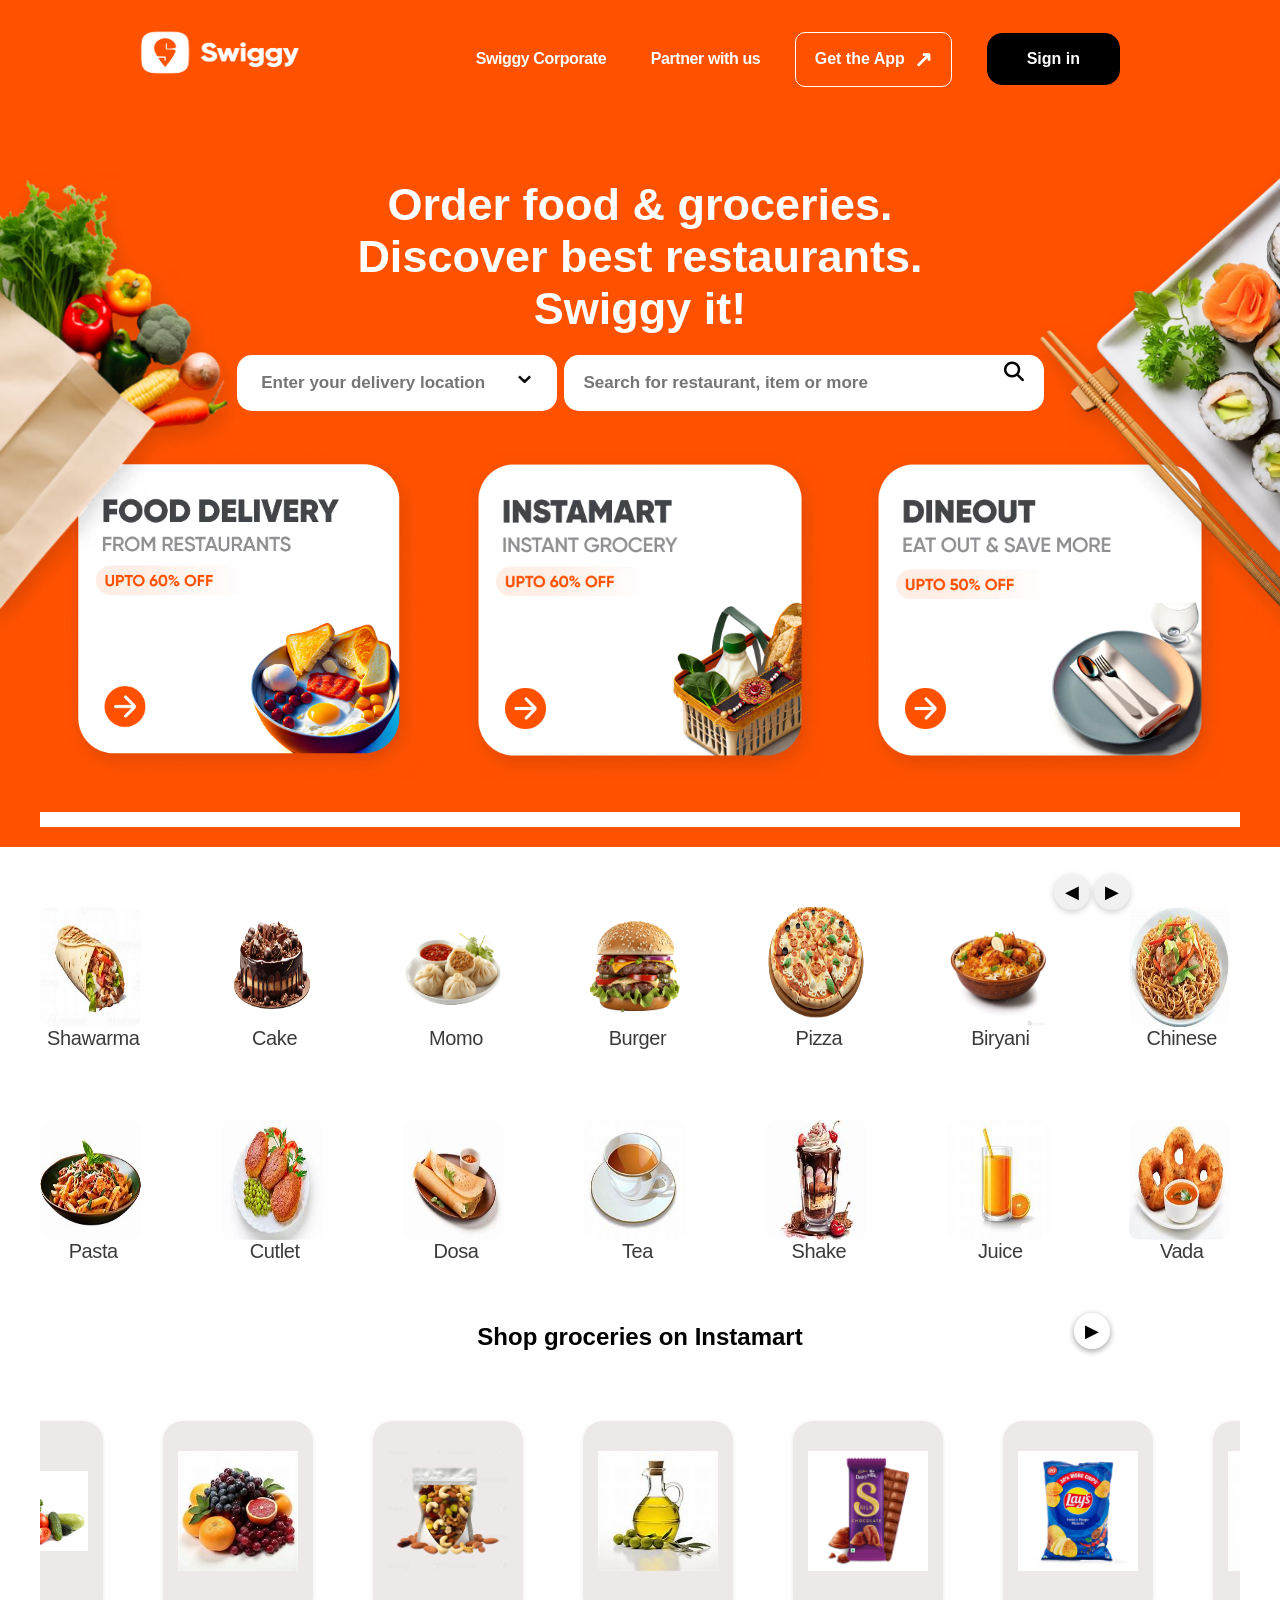
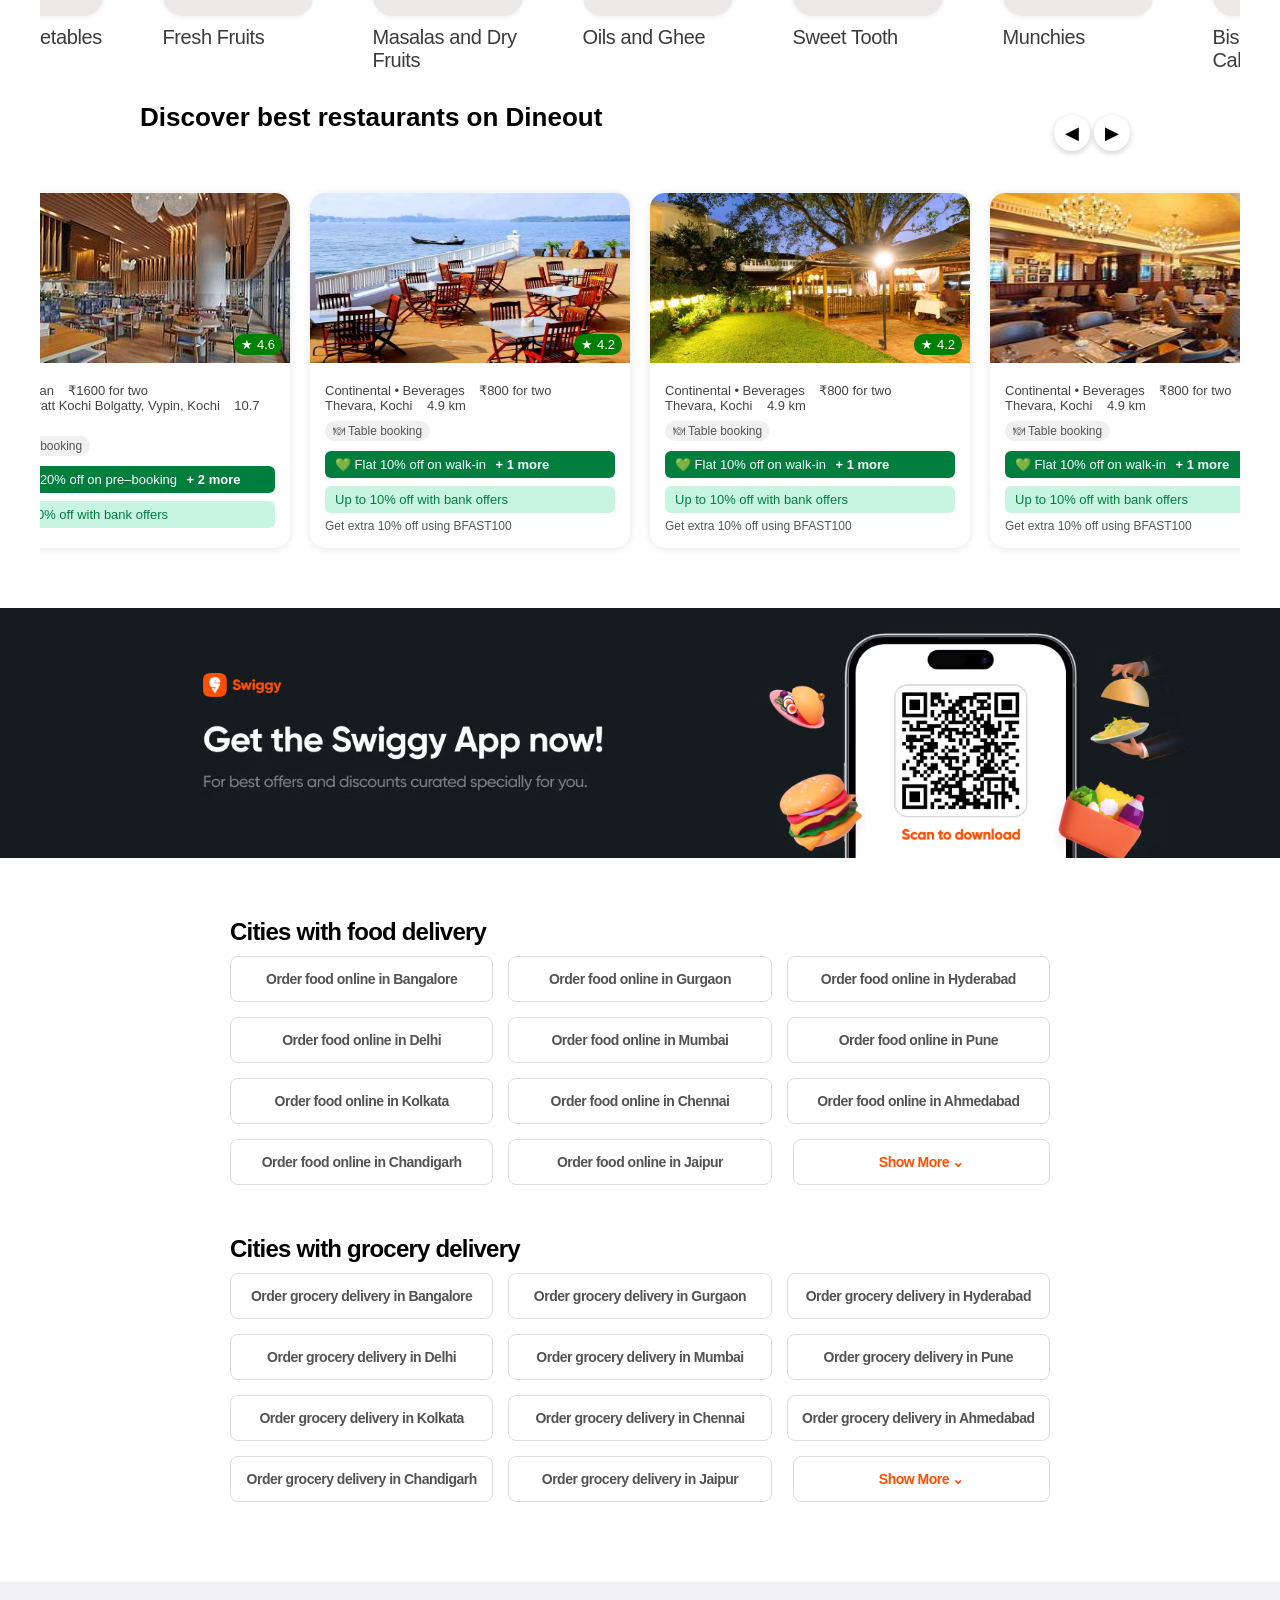
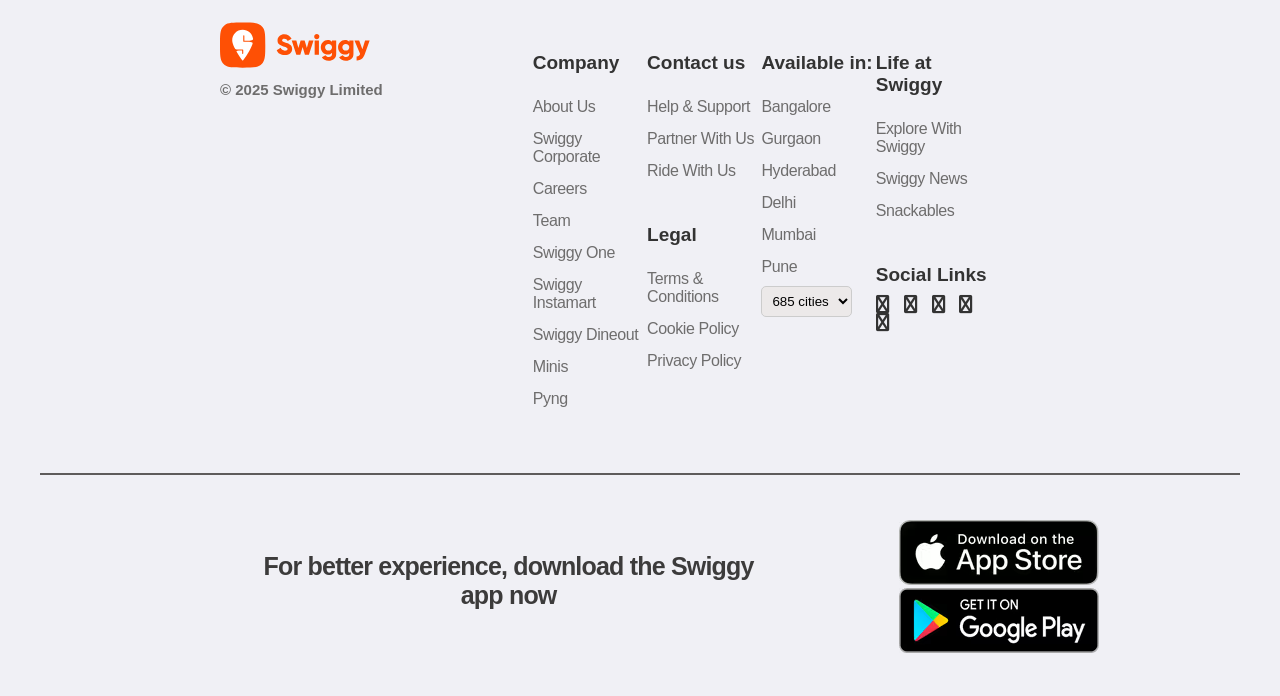
<file: index.html>
<!DOCTYPE html>
<html lang="en">
<head>
  <meta charset="UTF-8">
  <meta name="viewport" content="width=device-width, initial-scale=1.0">
  <title>Swiggy Clone</title>
  <link rel="stylesheet" href="swiggy.css">
<link rel="stylesheet"
      href="https://cdnjs.cloudflare.com/ajax/libs/font-awesome/6.4.0/css/all.min.css">

 
</head>
<body>
  <nav class="navbar">
    <div class="logo">
      <img src="./swiggy_logo_white.avif" alt="Swiggy Logo">
    </div>
    <div class="nav-links">
      <a href="#">Swiggy Corporate</a>
      <a href="#">Partner with us</a>
      <button class="getapp">Get the App <span class="arrow">&nearrow;</span></button>
      <button class="signin">Sign in</button>
    </div>
  </nav>

  <section class="hero">
    <h1>Order food & groceries. Discover best restaurants. Swiggy it!</h1>

    <div class="search-boxes">
      <div class="search-box-wrapper">
        <input type="text" id="text" placeholder=" Enter your delivery location">
        <span class="arrows">&#x2304;</span>
      </div>
      <div class="search-box-wrapper">
        <input type="text" id="text2" placeholder="Search for restaurant, item or more">
        <i class="fa-solid fa-magnifying-glass"></i>
      </div>
    </div>

    <div class="side-images">
      <img src="./veg1.avif" alt="left" class="left-img">
      <img src="./Sushi_replace.avif" alt="right" class="right-img">
    </div>
    <div class="features-row">
        <img src="./card1.avif" alt="Image 1">
        <img src="./card2.avif" alt="Image 2">
        <img src="./card3.avif" alt="Image 3">
      </div>
      <div class="line">◄</div>
  </section>

<!-- section2 -->  
 <section class="food-section">
    <button class="scroll-btn left">&#9664;</button>
    <button class="scroll-btn right">&#9654;</button>

    <div class="food-container" id="scroll-box">
      
      <div class="food-card">
        <img src="./shawarma.jpg" alt="Shawarma">
        <p>Shawarma</p>
      </div>
      <div class="food-card">
        <img src="./chocolate-cake.webp" alt="Cake">
        <p>Cake</p>
      </div>
      <div class="food-card">
        <img src="./momo.png" alt="Momo">
        <p>Momo</p>
      </div>
      <div class="food-card">
        <img src="./burger.png" alt="Burger">
        <p>Burger</p>
      </div>
      <div class="food-card">
        <img src="./pizza.png" alt="Pizza">
        <p>Pizza</p>
      </div>
      <div class="food-card">
        <img src="./biriyani.avif" alt="Biryani">
        <p>Biryani</p>
      </div>
      <div class="food-card">
        <img src="chinese.jpg" alt="Cutlet">
        <p>Chinese</p>
      </div>
    
    
   
    </div>
    <!-- 2row -->
    <div class="food-container2" id="scroll-box">
      <div class="food-card">
        <img src="./pasta.jpg" alt="Pottichur">
        <p>Pasta</p>
      </div>
      <div class="food-card">
        <img src="./cutlet.jpg" alt="Shawarma">
        <p>Cutlet</p>
      </div>
    
      <div class="food-card">
        <img src="./dosa.jpg" alt="Momo">
        <p>Dosa</p>
      </div>
      <div class="food-card">
        <img src="tea.jpg" alt="Burger">
        <p>Tea</p>
      </div>
    
      <div class="food-card">
        <img src="./shake.jpg" alt="Biryani">
        <p>Shake</p>
      </div>
    
     
      <div class="food-card">
        <img src="./juice.jpg" alt="Tea">
        <p>Juice</p>
      </div>
      <div class="food-card">
        <img src="./vada.jpg" alt="Noodles">
        <p>Vada</p>
      </div>
     
    </div>
  </section>
  <!-- secton3 -->
  <section class="instamart-section">
    <h2>Shop groceries on Instamart</h2>
    
    <div class="scroll-container1">
      <button class="scroll-btns lefts">&#x25C0;</button>
      <button class="scroll-btns rights">&#x25B6;</button>

      <div class="grocery-slider" id="grocerySlider">

      <div class="grocery">
        <div class="grocery-card">
          <img src="./veg.webp" alt="Munchies">
        </div>
        Fresh Vegetables
      </div>

      <div class="grocery">
        <div class="grocery-card">
          <img src="./fruits.jpg" alt="Munchies">
        </div>
        <p>Fresh Fruits</p>
      </div>
       
      <div class="grocery">
        <div class="grocery-card">
          <img src="./dry.webp" alt="Masalas and Dry Fruits">
        </div>
        <p>Masalas and Dry Fruits</p>
      </div>

      <div class="grocery">
        <div class="grocery-card">
          <img src="./oil.jpg" alt="Oils and Ghee">
        </div>
        <p>Oils and Ghee</p>
      </div>
       
      <div class="grocery">
        <div class="grocery-card">
          <img src="./dairy.jpg" alt="Sweet Tooth">
        </div>
        <p>Sweet Tooth</p>
      </div>

      <div class="grocery">
        <div class="grocery-card">
          <img src="./Munchies.png" alt="Cold Drinks and Juices">
        </div>
        <p>Munchies</p>
      </div>

      <div class="grocery">
        <div class="grocery-card">
          <img src="./cookies.jpg" alt="Biscuits and Cakes">
        </div>
        <p>Biscuits and Cakes</p>
      </div>

      </div>
    </div>
  </section>

  <!-- section4 -->
  <section class="restaurant-section">
    <h2>Discover best restaurants on Dineout</h2>

    <div class="scroll-container">
      <button class="scroll-btn4 left">&#x25C0;</button>
      <button class="scroll-btn4 right">&#x25B6;</button>
      <div class="card-slider" id="cardSlider">
        
        <!-- Card 1 -->
        <div class="restaurant-card">
          <div class="img-box">
            <img src="./thai.jpg" alt="Thai Soul">
            <span class="rating">★ 4.6</span>
          </div>
          <div class="details">
            <h3>Thai Soul - Grand Hyatt</h3>
            <p>Thai • Asian &nbsp;&nbsp; ₹1600 for two</p>
            <p>Grand Hyatt Kochi Bolgatty, Vypin, Kochi &nbsp;&nbsp; 10.7 km</p>
            <span class="tag">🍽 Table booking</span>
            <div class="offer">💚 Flat 20% off on pre–booking <span class="more">+ 2 more</span></div>
            <div class="bank-offer">Up to 10% off with bank offers</div>
          </div>
        </div>

        <!-- Card 2 -->
        <div class="restaurant-card">
          <div class="img-box">
            <img src="./oven.webp" alt="The Oven">
            <span class="rating">★ 4.2</span>
          </div>
          <div class="details">
            <h3>The Oven</h3>
            <p>Continental • Beverages &nbsp;&nbsp; ₹800 for two</p>
            <p>Thevara, Kochi &nbsp;&nbsp; 4.9 km</p>
            <span class="tag">🍽 Table booking</span>
            <div class="offer">💚 Flat 10% off on walk-in <span class="more">+ 1 more</span></div>
            <div class="bank-offer">Up to 10% off with bank offers</div>
            <div class="extra">Get extra 10% off using BFAST100</div>
          </div>
        </div>

           <!-- Card 3 -->
        <div class="restaurant-card">
            <div class="img-box">
              <img src="./sea.jpg" alt="The Oven">
              <span class="rating">★ 4.2</span>
            </div>
            <div class="details">
              <h3>The Oven</h3>
              <p>Continental • Beverages &nbsp;&nbsp; ₹800 for two</p>
              <p>Thevara, Kochi &nbsp;&nbsp; 4.9 km</p>
              <span class="tag">🍽 Table booking</span>
              <div class="offer">💚 Flat 10% off on walk-in <span class="more">+ 1 more</span></div>
              <div class="bank-offer">Up to 10% off with bank offers</div>
              <div class="extra">Get extra 10% off using BFAST100</div>
            </div>
          </div>

                <!-- Card 4-->
          <div class="restaurant-card">
                  <div class="img-box">
                    <img src="./punjab.jpg" alt="The Oven">
                    <span class="rating">★ 4.2</span>
                  </div>
                  <div class="details">
                    <h3>The Oven</h3>
                    <p>Continental • Beverages &nbsp;&nbsp; ₹800 for two</p>
                    <p>Thevara, Kochi &nbsp;&nbsp; 4.9 km</p>
                    <span class="tag">🍽 Table booking</span>
                    <div class="offer">💚 Flat 10% off on walk-in <span class="more">+ 1 more</span></div>
                    <div class="bank-offer">Up to 10% off with bank offers</div>
                    <div class="extra">Get extra 10% off using BFAST100</div>
                  </div>
      </div>

</div>
 </div>
 </section>
 <div class="scan"><img src="./App_download_banner.avif" alt=""></div>
<!-- scetion5 -->



<div class="city-section">
  <h2>Cities with food delivery</h2>
  <div class="grid">
    <button>Order food online in Bangalore</button>
    <button>Order food online in Gurgaon</button>
    <button>Order food online in Hyderabad</button>
    <button>Order food online in Delhi</button>
    <button>Order food online in Mumbai</button>
    <button>Order food online in Pune</button>
    <button>Order food online in Kolkata</button>
    <button>Order food online in Chennai</button>
    <button>Order food online in Ahmedabad</button>
    <button>Order food online in Chandigarh</button>
    <button>Order food online in Jaipur</button>
    <button class="more">Show More ⌄</button>
  </div>

  <h2>Cities with grocery delivery</h2>
  <div class="grid">
    <button>Order grocery delivery in Bangalore</button>
    <button>Order grocery delivery in Gurgaon</button>
    <button>Order grocery delivery in Hyderabad</button>
    <button>Order grocery delivery in Delhi</button>
    <button>Order grocery delivery in Mumbai</button>
    <button>Order grocery delivery in Pune</button>
    <button>Order grocery delivery in Kolkata</button>
    <button>Order grocery delivery in Chennai</button>
    <button>Order grocery delivery in Ahmedabad</button>
    <button>Order grocery delivery in Chandigarh</button>
    <button>Order grocery delivery in Jaipur</button>
    <button class="more">Show More ⌄</button>
  </div>
</div>
<!-- footer -->
<footer class="footer">
  <div class="footer-top">
    <div class="logo-section">
      <img src="./swiggylogo.svg" alt="Swiggy Logo" class="logo" />
      <p>© 2025 Swiggy Limited</p>
    </div>

    <div class="footer-columns">
      <div class="column">
        <h4>Company</h4>
        <ul>
          <li>About Us</li>
          <li>Swiggy Corporate</li>
          <li>Careers</li>
          <li>Team</li>
          <li>Swiggy One</li>
          <li>Swiggy Instamart</li>
          <li>Swiggy Dineout</li>
          <li>Minis</li>
          <li>Pyng</li>
        </ul>
      </div>

      <div class="column">
        <h4>Contact us</h4>
        <ul>
          <li>Help & Support</li>
          <li>Partner With Us</li>
          <li>Ride With Us</li>
          <li></li>
        </ul>

        <h4>Legal</h4>
        <ul>
          <li>Terms & Conditions</li>
          <li>Cookie Policy</li>
          <li>Privacy Policy</li>
        </ul>
      </div>

      <div class="column">
        <h4>Available in:</h4>
        <ul>
          <li>Bangalore</li>
          <li>Gurgaon</li>
          <li>Hyderabad</li>
          <li>Delhi</li>
          <li>Mumbai</li>
          <li>Pune</li>
        </ul>
        <select>
          <option>685 cities</option>
        </select>
      </div>

      <div class="column">
        <h4>Life at Swiggy</h4>
        <ul>
          <li>Explore With Swiggy</li>
          <li>Swiggy News</li>
          <li>Snackables</li>
          <li></li>
        </ul>

        <h4>Social Links</h4>
        <div class="social-icons">
          <i class="fa fa-linkedin"></i>
          <i class="fa fa-instagram"></i>
          <i class="fa fa-facebook"></i>
          <i class="fa fa-pinterest"></i>
          <i class="fa fa-twitter"></i>
        </div>
      </div>
    </div>
  </div>

  <div class="hr"></div>

  <div class="footer-bottom">
    <p>For better experience, download the Swiggy app now</p>
    <div class="app-buttons">
      <img src="./icon-AppStore_lg30tv.avif" alt="App Store" />
      <img src="./icon-GooglePlay_1_zixjxl.avif" alt="Play Store" />
    </div>
  </div>
</footer>
</body>
</html>
</file>
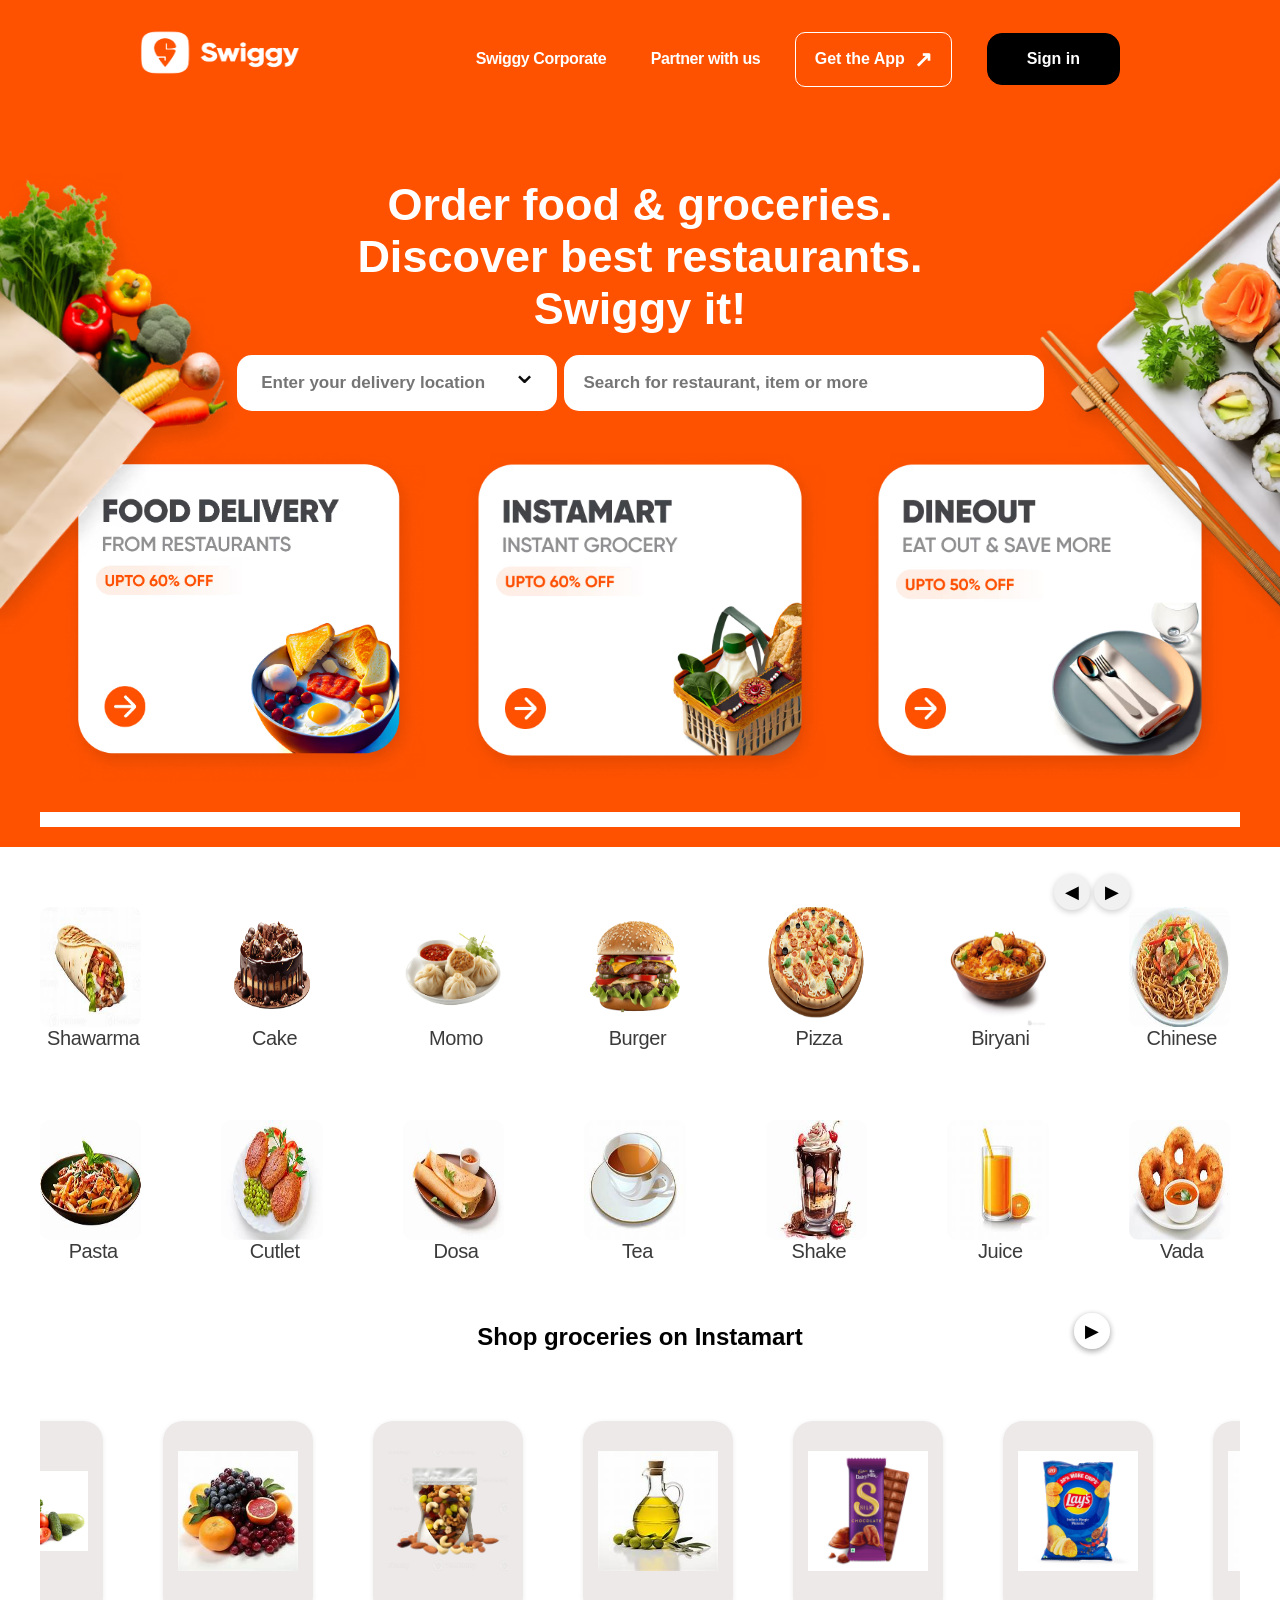
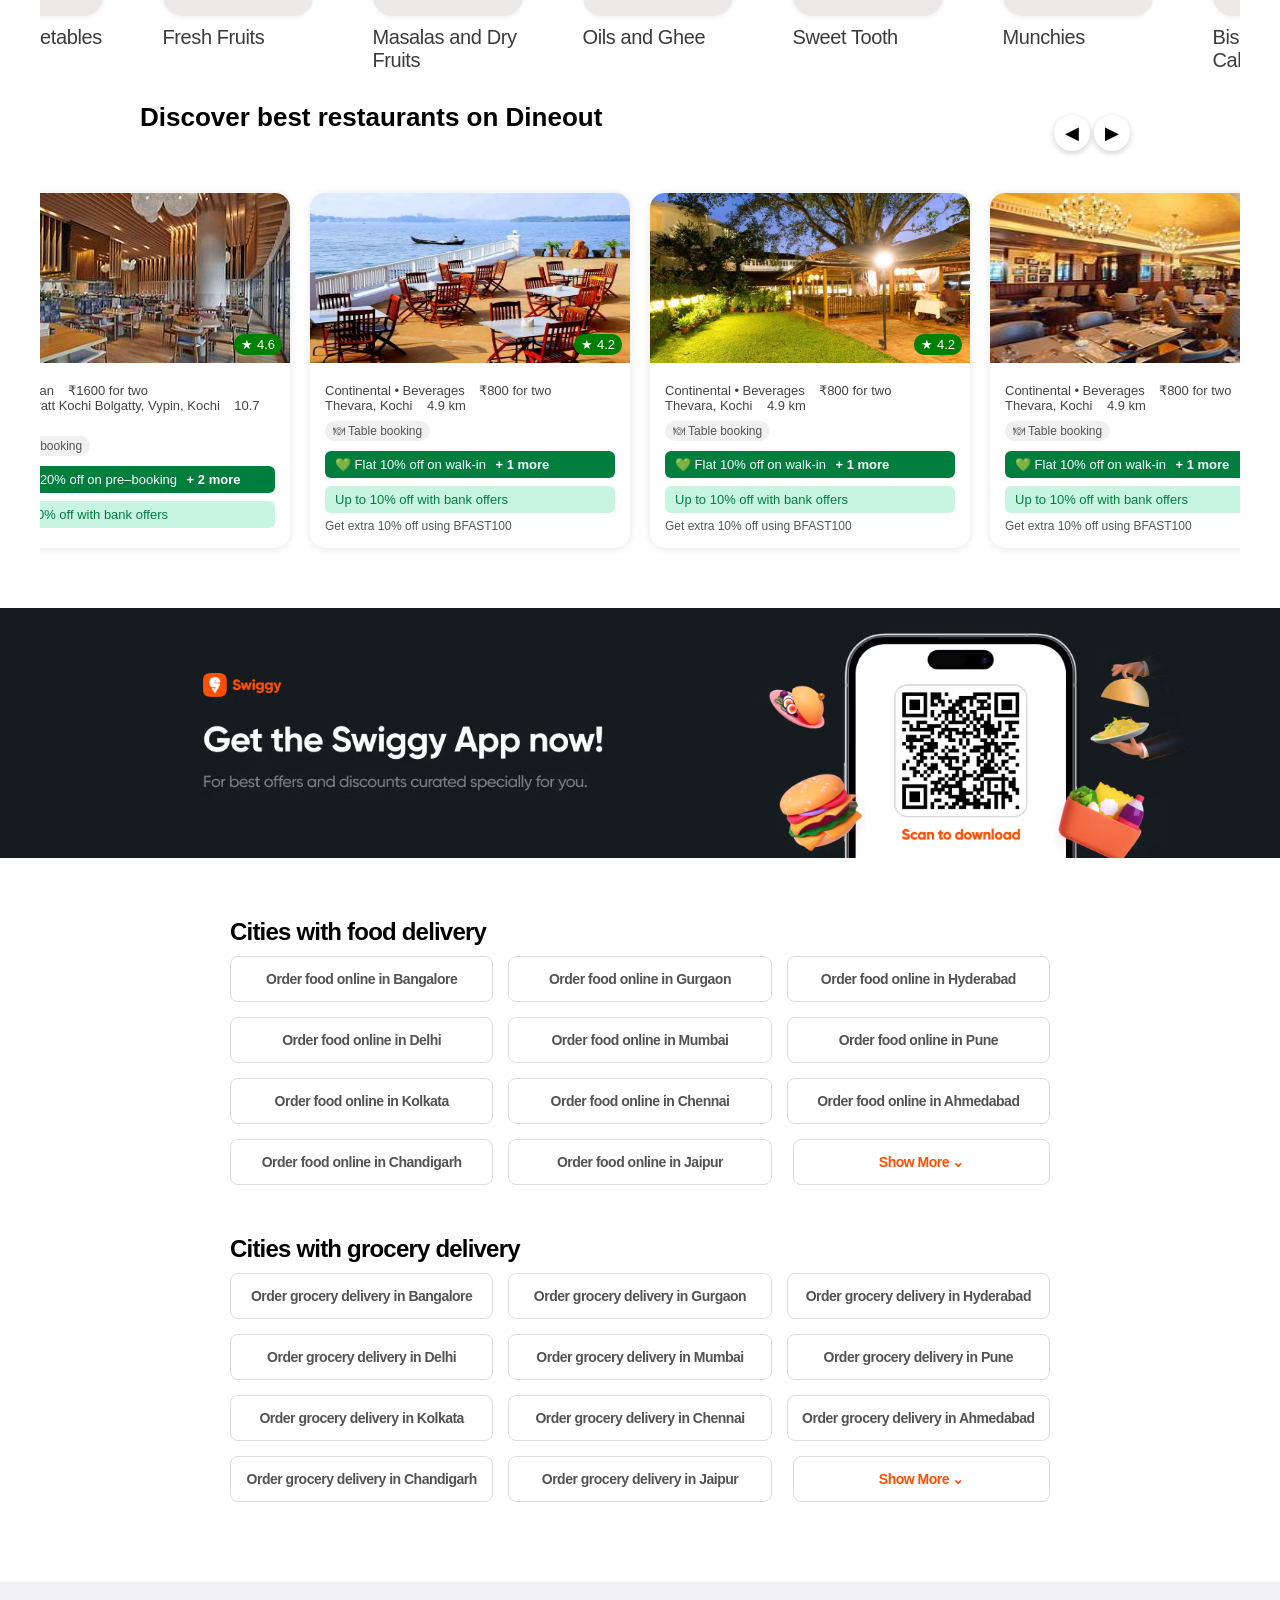
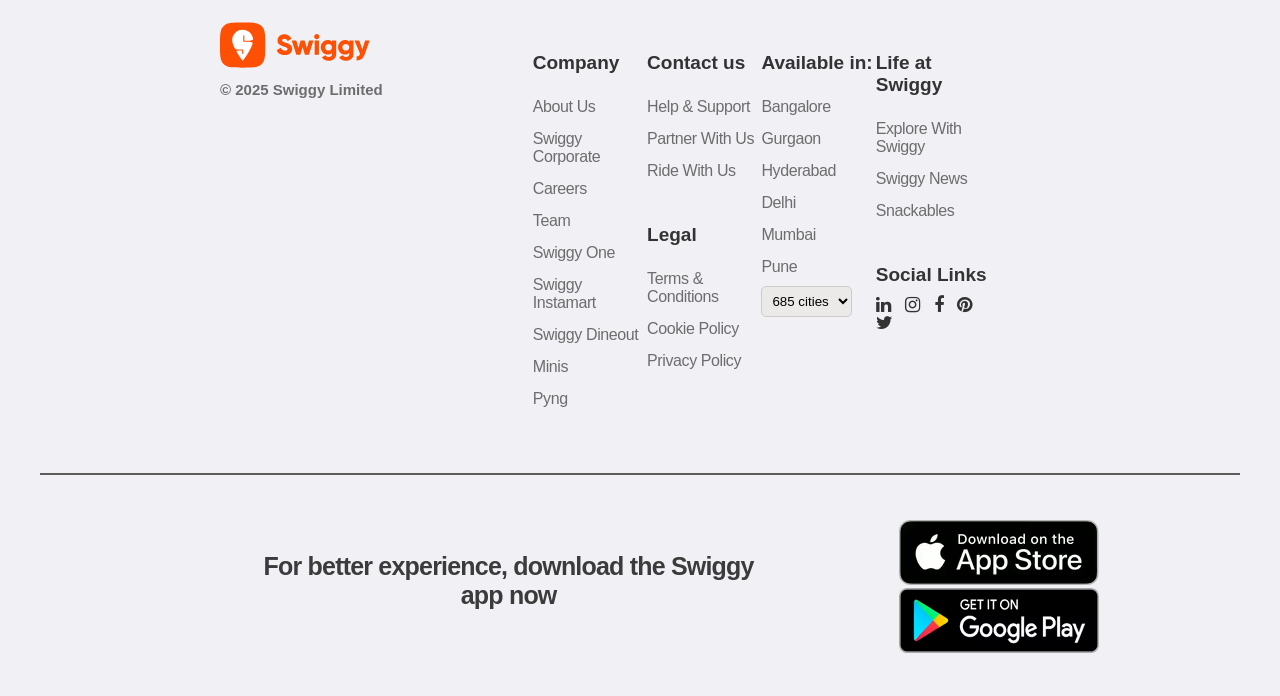
<file: swiggy.html>
<!DOCTYPE html>
<html lang="en">
<head>
  <meta charset="UTF-8">
  <meta name="viewport" content="width=device-width, initial-scale=1.0">
  <title>Swiggy Clone</title>
  <link rel="stylesheet" href="swiggy.css">
  <link rel="stylesheet" href="https://cdnjs.cloudflare.com/ajax/libs/font-awesome/4.7.0/css/font-awesome.min.css">

 
</head>
<body>
  <nav class="navbar">
    <div class="logo">
      <img src="./swiggy_logo_white.avif" alt="Swiggy Logo">
    </div>
    <div class="nav-links">
      <a href="#">Swiggy Corporate</a>
      <a href="#">Partner with us</a>
      <button class="getapp">Get the App <span class="arrow">&nearrow;</span></button>
      <button class="signin">Sign in</button>
    </div>
  </nav>

  <section class="hero">
    <h1>Order food & groceries. Discover best restaurants. Swiggy it!</h1>

    <div class="search-boxes">
      <div class="search-box-wrapper">
        <input type="text" id="text" placeholder=" Enter your delivery location">
        <span class="arrows">&#x2304;</span>
      </div>
      <div class="search-box-wrapper">
        <input type="text" id="text2" placeholder="Search for restaurant, item or more">
        <i class="fa-solid fa-magnifying-glass"></i>
      </div>
    </div>

    <div class="side-images">
      <img src="./veg1.avif" alt="left" class="left-img">
      <img src="./Sushi_replace.avif" alt="right" class="right-img">
    </div>
    <div class="features-row">
        <img src="./card1.avif" alt="Image 1">
        <img src="./card2.avif" alt="Image 2">
        <img src="./card3.avif" alt="Image 3">
      </div>
      <div class="line">◄</div>
  </section>

<!-- section2 -->  
 <section class="food-section">
    <button class="scroll-btn left">&#9664;</button>
    <button class="scroll-btn right">&#9654;</button>

    <div class="food-container" id="scroll-box">
      
      <div class="food-card">
        <img src="./shawarma.jpg" alt="Shawarma">
        <p>Shawarma</p>
      </div>
      <div class="food-card">
        <img src="./chocolate-cake.webp" alt="Cake">
        <p>Cake</p>
      </div>
      <div class="food-card">
        <img src="./momo.png" alt="Momo">
        <p>Momo</p>
      </div>
      <div class="food-card">
        <img src="./burger.png" alt="Burger">
        <p>Burger</p>
      </div>
      <div class="food-card">
        <img src="./pizza.png" alt="Pizza">
        <p>Pizza</p>
      </div>
      <div class="food-card">
        <img src="./biriyani.avif" alt="Biryani">
        <p>Biryani</p>
      </div>
      <div class="food-card">
        <img src="chinese.jpg" alt="Cutlet">
        <p>Chinese</p>
      </div>
    
    
   
    </div>
    <!-- 2row -->
    <div class="food-container2" id="scroll-box">
      <div class="food-card">
        <img src="./pasta.jpg" alt="Pottichur">
        <p>Pasta</p>
      </div>
      <div class="food-card">
        <img src="./cutlet.jpg" alt="Shawarma">
        <p>Cutlet</p>
      </div>
    
      <div class="food-card">
        <img src="./dosa.jpg" alt="Momo">
        <p>Dosa</p>
      </div>
      <div class="food-card">
        <img src="tea.jpg" alt="Burger">
        <p>Tea</p>
      </div>
    
      <div class="food-card">
        <img src="./shake.jpg" alt="Biryani">
        <p>Shake</p>
      </div>
    
     
      <div class="food-card">
        <img src="./juice.jpg" alt="Tea">
        <p>Juice</p>
      </div>
      <div class="food-card">
        <img src="./vada.jpg" alt="Noodles">
        <p>Vada</p>
      </div>
     
    </div>
  </section>
  <!-- secton3 -->
  <section class="instamart-section">
    <h2>Shop groceries on Instamart</h2>
    
    <div class="scroll-container1">
      <button class="scroll-btns lefts">&#x25C0;</button>
      <button class="scroll-btns rights">&#x25B6;</button>

      <div class="grocery-slider" id="grocerySlider">

      <div class="grocery">
        <div class="grocery-card">
          <img src="./veg.webp" alt="Munchies">
        </div>
        Fresh Vegetables
      </div>

      <div class="grocery">
        <div class="grocery-card">
          <img src="./fruits.jpg" alt="Munchies">
        </div>
        <p>Fresh Fruits</p>
      </div>
       
      <div class="grocery">
        <div class="grocery-card">
          <img src="./dry.webp" alt="Masalas and Dry Fruits">
        </div>
        <p>Masalas and Dry Fruits</p>
      </div>

      <div class="grocery">
        <div class="grocery-card">
          <img src="./oil.jpg" alt="Oils and Ghee">
        </div>
        <p>Oils and Ghee</p>
      </div>
       
      <div class="grocery">
        <div class="grocery-card">
          <img src="./dairy.jpg" alt="Sweet Tooth">
        </div>
        <p>Sweet Tooth</p>
      </div>

      <div class="grocery">
        <div class="grocery-card">
          <img src="./Munchies.png" alt="Cold Drinks and Juices">
        </div>
        <p>Munchies</p>
      </div>

      <div class="grocery">
        <div class="grocery-card">
          <img src="./cookies.jpg" alt="Biscuits and Cakes">
        </div>
        <p>Biscuits and Cakes</p>
      </div>

      </div>
    </div>
  </section>

  <!-- section4 -->
  <section class="restaurant-section">
    <h2>Discover best restaurants on Dineout</h2>

    <div class="scroll-container">
      <button class="scroll-btn4 left">&#x25C0;</button>
      <button class="scroll-btn4 right">&#x25B6;</button>
      <div class="card-slider" id="cardSlider">
        
        <!-- Card 1 -->
        <div class="restaurant-card">
          <div class="img-box">
            <img src="./thai.jpg" alt="Thai Soul">
            <span class="rating">★ 4.6</span>
          </div>
          <div class="details">
            <h3>Thai Soul - Grand Hyatt</h3>
            <p>Thai • Asian &nbsp;&nbsp; ₹1600 for two</p>
            <p>Grand Hyatt Kochi Bolgatty, Vypin, Kochi &nbsp;&nbsp; 10.7 km</p>
            <span class="tag">🍽 Table booking</span>
            <div class="offer">💚 Flat 20% off on pre–booking <span class="more">+ 2 more</span></div>
            <div class="bank-offer">Up to 10% off with bank offers</div>
          </div>
        </div>

        <!-- Card 2 -->
        <div class="restaurant-card">
          <div class="img-box">
            <img src="./oven.webp" alt="The Oven">
            <span class="rating">★ 4.2</span>
          </div>
          <div class="details">
            <h3>The Oven</h3>
            <p>Continental • Beverages &nbsp;&nbsp; ₹800 for two</p>
            <p>Thevara, Kochi &nbsp;&nbsp; 4.9 km</p>
            <span class="tag">🍽 Table booking</span>
            <div class="offer">💚 Flat 10% off on walk-in <span class="more">+ 1 more</span></div>
            <div class="bank-offer">Up to 10% off with bank offers</div>
            <div class="extra">Get extra 10% off using BFAST100</div>
          </div>
        </div>

           <!-- Card 3 -->
        <div class="restaurant-card">
            <div class="img-box">
              <img src="./sea.jpg" alt="The Oven">
              <span class="rating">★ 4.2</span>
            </div>
            <div class="details">
              <h3>The Oven</h3>
              <p>Continental • Beverages &nbsp;&nbsp; ₹800 for two</p>
              <p>Thevara, Kochi &nbsp;&nbsp; 4.9 km</p>
              <span class="tag">🍽 Table booking</span>
              <div class="offer">💚 Flat 10% off on walk-in <span class="more">+ 1 more</span></div>
              <div class="bank-offer">Up to 10% off with bank offers</div>
              <div class="extra">Get extra 10% off using BFAST100</div>
            </div>
          </div>

                <!-- Card 4-->
          <div class="restaurant-card">
                  <div class="img-box">
                    <img src="./punjab.jpg" alt="The Oven">
                    <span class="rating">★ 4.2</span>
                  </div>
                  <div class="details">
                    <h3>The Oven</h3>
                    <p>Continental • Beverages &nbsp;&nbsp; ₹800 for two</p>
                    <p>Thevara, Kochi &nbsp;&nbsp; 4.9 km</p>
                    <span class="tag">🍽 Table booking</span>
                    <div class="offer">💚 Flat 10% off on walk-in <span class="more">+ 1 more</span></div>
                    <div class="bank-offer">Up to 10% off with bank offers</div>
                    <div class="extra">Get extra 10% off using BFAST100</div>
                  </div>
      </div>

</div>
 </div>
 </section>
 <div class="scan"><img src="./App_download_banner.avif" alt=""></div>
<!-- scetion5 -->



<div class="city-section">
  <h2>Cities with food delivery</h2>
  <div class="grid">
    <button>Order food online in Bangalore</button>
    <button>Order food online in Gurgaon</button>
    <button>Order food online in Hyderabad</button>
    <button>Order food online in Delhi</button>
    <button>Order food online in Mumbai</button>
    <button>Order food online in Pune</button>
    <button>Order food online in Kolkata</button>
    <button>Order food online in Chennai</button>
    <button>Order food online in Ahmedabad</button>
    <button>Order food online in Chandigarh</button>
    <button>Order food online in Jaipur</button>
    <button class="more">Show More ⌄</button>
  </div>

  <h2>Cities with grocery delivery</h2>
  <div class="grid">
    <button>Order grocery delivery in Bangalore</button>
    <button>Order grocery delivery in Gurgaon</button>
    <button>Order grocery delivery in Hyderabad</button>
    <button>Order grocery delivery in Delhi</button>
    <button>Order grocery delivery in Mumbai</button>
    <button>Order grocery delivery in Pune</button>
    <button>Order grocery delivery in Kolkata</button>
    <button>Order grocery delivery in Chennai</button>
    <button>Order grocery delivery in Ahmedabad</button>
    <button>Order grocery delivery in Chandigarh</button>
    <button>Order grocery delivery in Jaipur</button>
    <button class="more">Show More ⌄</button>
  </div>
</div>
<!-- footer -->
<footer class="footer">
  <div class="footer-top">
    <div class="logo-section">
      <img src="./swiggylogo.svg" alt="Swiggy Logo" class="logo" />
      <p>© 2025 Swiggy Limited</p>
    </div>

    <div class="footer-columns">
      <div class="column">
        <h4>Company</h4>
        <ul>
          <li>About Us</li>
          <li>Swiggy Corporate</li>
          <li>Careers</li>
          <li>Team</li>
          <li>Swiggy One</li>
          <li>Swiggy Instamart</li>
          <li>Swiggy Dineout</li>
          <li>Minis</li>
          <li>Pyng</li>
        </ul>
      </div>

      <div class="column">
        <h4>Contact us</h4>
        <ul>
          <li>Help & Support</li>
          <li>Partner With Us</li>
          <li>Ride With Us</li>
          <li></li>
        </ul>

        <h4>Legal</h4>
        <ul>
          <li>Terms & Conditions</li>
          <li>Cookie Policy</li>
          <li>Privacy Policy</li>
        </ul>
      </div>

      <div class="column">
        <h4>Available in:</h4>
        <ul>
          <li>Bangalore</li>
          <li>Gurgaon</li>
          <li>Hyderabad</li>
          <li>Delhi</li>
          <li>Mumbai</li>
          <li>Pune</li>
        </ul>
        <select>
          <option>685 cities</option>
        </select>
      </div>

      <div class="column">
        <h4>Life at Swiggy</h4>
        <ul>
          <li>Explore With Swiggy</li>
          <li>Swiggy News</li>
          <li>Snackables</li>
          <li></li>
        </ul>

        <h4>Social Links</h4>
        <div class="social-icons">
          <i class="fa fa-linkedin"></i>
          <i class="fa fa-instagram"></i>
          <i class="fa fa-facebook"></i>
          <i class="fa fa-pinterest"></i>
          <i class="fa fa-twitter"></i>
        </div>
      </div>
    </div>
  </div>

  <div class="hr"></div>

  <div class="footer-bottom">
    <p>For better experience, download the Swiggy app now</p>
    <div class="app-buttons">
      <img src="./icon-AppStore_lg30tv.avif" alt="App Store" />
      <img src="./icon-GooglePlay_1_zixjxl.avif" alt="Play Store" />
    </div>
  </div>
</footer>
</body>
</html>
</file>
<file: swiggy.css>
* {

  margin: 0;
  padding: 0;
  box-sizing: border-box;
  font-family: 'Segoe UI', sans-serif;
}

body {
  color: white;
}

.navbar {
  position: relative;
  max-width: 100%;
  display: flex;
  justify-content: space-between;
  align-items: center;
  padding: 30px 40px;
  background-color: rgb(255, 82, 0);
}

.logo img {
  width: 160px;
  height: 45px;
  margin-left: 100px;
}

.nav-links {
  margin-right: 120px;
}

.nav-links a {
  margin: 0 20px;
  text-decoration: none;
  color: #fff;
  font-size: 16px;
  font-weight: 700;
  letter-spacing: -0.4px;
  cursor: pointer;
}

.getapp {
  background: rgb(255, 82, 0);
  color: #fff;
  font-size: 16px;
  font-weight: 700;
  border: 1px solid white;
  padding: 13px 19px;
  border-radius: 10px;
  margin-left: 10px;
  margin-right: 20px;
  cursor: pointer;
}

.getapp .arrow {
  font-size: 1.4em;
  margin-left: 5px;
  vertical-align: middle;
}

.signin {
  background: black;
  color: white;
  font-size: 16px;
  font-weight: 700;
  border-radius: 15px;
  border: 1px solid #000;
  padding: 16px 39px;
  margin-left: 10px;
  cursor: pointer;
}

.hero {
  background-color: rgb(255, 82, 0);
max-width: 100%;
  text-align: center;
  padding: 60px 20px 10px;
  position: relative;
  overflow: hidden;
}

.hero h1 {
  font-size: 45px;
  margin-bottom: 20px;
  width: 700px;
  margin: auto;
  font-weight: 700;
}

.search-boxes {
  display: flex;
  justify-content: center;
  gap: 7px;
  flex-wrap: wrap;
  margin-top: 20px;
}

.search-box-wrapper {
  position: relative;
  display: inline-block;
}

 #text2 {
  padding: 18px 20px;
  border: none;
  border-radius: 15px;
  font-size: 17px;
  font-weight: 750;
  width: 480px;
  max-width: 480px;
  
}


#text {
  padding-right: 40px;
  padding: 18px 20px;
  border: none;
  border-radius: 15px;
  font-size: 17px;
  font-weight: 750;
  width: 320px;
  max-width: 320px;
}

.arrows {
  position: absolute;
  right: 20px;
  top: 30%;
  transform: translateY(-50%);
  pointer-events: none;
  font-size: 1.9rem;
  color: #0b0b0b;
}



.fa-magnifying-glass {
  font-size: 20px;
  color: black;
  position: absolute;
  right: 20px;
  top: 30%;
  transform: translateY(-50%);
}

.side-images {
  position: absolute;
  top: 40px;
  left: 0;
  right: 0;
  display: flex;
  justify-content: space-between;
  padding: 0;
  pointer-events: none;
}

.left-img, .right-img {
  width: 240px;
  height: auto;
   max-width: 100%;
 
}

.features-row {
  display: flex;
  justify-content: center;
  align-items: flex-start;
  gap: 30px;
  flex-wrap: wrap;
  padding: 30px 10px;
  background-color: rgb(255, 82, 0);;
}

.features-row img {
  width: 370px;
  height: 370px;
  object-fit: cover;
  border-radius: 15px;
  max-width: 100%;
  height: auto;
}
.line{
  margin:0 0 10px 130px;
  width:1200px;
  height:15px;
  background-color: #fff;
}

/* section2 */

.food-section {
  position: relative;
    max-width: 100%;
    padding: 0 20px;
  overflow: hidden;
  display: block;
}

.food-container {
  margin: 100px 100px 0 100px;
  display: flex;
  gap: 70px;
  overflow-x: auto;
  scroll-behavior: smooth;
  padding: 50px 40px;
  /* background-color: aquamarine; */
}
.food-container2 {
  margin: -40px 100px 120px 100px;
  display: flex;
  gap: 70px;
  overflow-x: auto;
  scroll-behavior: smooth;
  padding: 50px 40px;
  /* background-color: brown; */
}
.food-container::-webkit-scrollbar {
  display: none;
}
.food-container2::-webkit-scrollbar {
  display: none;
}

.food-card {
  /* min-width: 110px; */
  max-width:200px; 
  /* height:200px; */
  display: flex;
  flex-direction: column;
  align-items: center; /* Center the content horizontally */
  text-align: center;
  padding-right: 10px;
  border-radius: 12px;
}

.food-card img {
   width: 160px; 
  height: 120px; 
  /* object-fit: fill; */

  margin: 20px;
  max-width: 100%; 
  border-radius: 10px;
  margin-bottom: 10px;
}

.food-card p {
  font-size: 20px;
  font-weight: 500;
  color: rgb(60, 59, 59);
  padding-left: 5px;
  letter-spacing:-0.4px; ;
  margin-top: -10px;

}

.scroll-btn {
  position: absolute;
  top: 10%;
  transform: translateY(-50%);
  background-color: #f1f1f1;
  border: none;
  border-radius: 50%;
  width: 36px;
  height: 36px;
  font-size: 18px;
  cursor: pointer;
  z-index: 1;
  box-shadow: 0 2px 6px rgba(0,0,0,0.2);
}

.scroll-btn.left {
  right:190px;
}

.scroll-btn.right {
  right: 150px;
}

/* section3 */

.instamart-section {
  max-width: 1300px;
  margin: auto;
  margin-bottom: 150px;
  position: relative;
}

.instamart-section h2 {
  font-size: 24px;
  font-weight: 600;
  margin-top: 20px;
  color: #000;padding-bottom: 30px;
}

.scroll-container1 {
  position: relative;
  display: flex;
  align-items: center;
}

.grocery-slider {
  display: flex;
  gap: 25px;
  overflow-x: auto;
  scroll-behavior: smooth;
  padding: 30px 0px;
}

.grocery-slider::-webkit-scrollbar {
  display: none;
}

.grocery-card {
  background: #ede9e9;
  margin-bottom: 10px;
  border-radius: 20px;
  text-align: center;
  width: 150px;
  padding: 15px 10px;
  box-shadow: 0 1px 5px rgba(0,0,0,0.08);
}

.grocery-card img {
  height: 150px;
  width: 120px;
  object-fit: contain;
  margin-bottom: 10px;
}

.grocery  {
  font-size: 20px;
  font-weight: 500;
  color: rgb(60, 59, 59);
  padding-left: 35px;
  letter-spacing:-0.4px; ;
  margin-top: 10px;
}

.scroll-btns {
  position: absolute;
  top:-50px;
  right: 130px;
  transform: translateY(-50%);
  background: white;
  border: none;
  border-radius: 50%;
  width: 36px;
  height: 36px;
  font-size: 18px;
  box-shadow: 0 2px 6px rgba(0,0,0,0.2);
  cursor: pointer;
  z-index: 10;
}

.scroll-btns .lefts{
  right:190px;
}

.scroll-btns .rights{
  right: 150px;
}
/* section3
 */
.restaurant-section{
  width:1350px
}
 .restaurant-section h2 {
  font-size: 26px;
  margin-bottom: 50px;
  color: #000;
  margin-left: 150px;
  top:20px;
  font-family: 700;
}

.scroll-container {
  position: relative;
  display: flex;
  align-items: center;
}

.card-slider {
  display: flex;
  gap: 20px;
  overflow-x: auto;
  padding: 10px 50px 110px;
  scroll-behavior: smooth;
  margin-left: 80px;
}

.card-slider::-webkit-scrollbar {
  display: none;
}

.restaurant-card {
  background: #fff;
  border-radius: 15px;
  box-shadow: 0 1px 8px rgba(0,0,0,0.1);
  overflow: hidden;
  width: 320px;
  flex-shrink: 0;
}

.img-box {
  position: relative;
  width: 100%;
}

.img-box img {
  height: 170px;
  display: block;
  width: 100%;
}

.rating {
  position: absolute;
  bottom: 8px;
  right: 8px;
  background: green;
  color: #fff;
  font-size: 13px;
  padding: 3px 7px;
  border-radius: 10px;
}

.details {
  padding: 15px;
  font-family: 700;
}

.details h3 {
  font-size: 17px;
  margin: -20px 0 5px;
  font-family: 700;
}

.details p {
  font-size: 13px;
  color: #444;
  margin: top -10px;;
  font-family: 700;
}

.tag {
  font-size: 12px;
  color: #555;
  background: #f0f0f0;
  padding: 3px 8px;
  border-radius: 15px;
  display: inline-block;
  margin-top: 8px;
}

.offer {
  background: #007e3e;
  color: #fff;
  padding: 6px 10px;
  font-size: 13px;
  border-radius: 6px;
  margin-top: 10px;
}

.more {
  font-weight: bold;
  margin-left: 6px;
}

.bank-offer {
  background: #c7f5e1;
  color: #007e3e;
  font-size: 13px;
  padding: 6px 10px;
  margin-top: 8px;
  border-radius: 6px;
}

.extra {
  font-size: 12px;
  color: #555;
  margin-top: 6px;
}

.scroll-btn4 {
  position: absolute;
  top:-50px;
  transform: translateY(-50%);
  background: white;
  border: none;
  border-radius: 50%;
  width: 36px;
  height: 36px;
  font-size: 18px;
  box-shadow: 0 2px 6px rgba(0,0,0,0.2);
  cursor: pointer;
  z-index: 10;
}

.scroll-btn4.left {
  right: 190px;
}

.scroll-btn4.right {
  right: 150px;
}
.scan {
  width: 100%;
}


.scan img{
  width: 100%;
  height: auto;
  display: block;
  margin-bottom: 60px;
}

/* scetn5 */

.city-section {
  margin: 20px 180px 80px  ;

}

.city-section h2 {
  margin: 20px 50px 10px;
  font-size: 24px;
  font-weight: 700;
  letter-spacing: -0.8px;
  color: #000;
}

.grid {
  display: grid;
  grid-template-columns: repeat(auto-fit, minmax(250px, 1fr));
  gap: 15px;
  margin: 0 50px 50px;
  gap: 15px;
}

.grid button {
  background: #fff;
  border: 1px solid #ddd;
  padding: 14px 2px;
  font-size: 14px;
  border-radius: 8px;
  cursor: pointer;
  transition: all 0.3s ease;
  color: #545252;
  font-weight: 700;
  letter-spacing: -0.5px;

  text-align: center;
}


.grid .more {
  color: #ff4e00;
  font-weight: 600;
  border: 1px solid #ddd;
}
/* footer */
.footer {
  background-color:rgb(240, 240, 245);;
  padding: 40px;
  font-size: 14px;
  color: #333;
  width:1500px;
}

.footer-top {
  display: flex;
  flex-wrap: wrap;
  justify-content: space-between;
  gap:150px;
  top:8px;
  margin-bottom: 30px;
}

.logo-section {
  /* flex: 1 1 200px; */
  margin-bottom: 20px;
  margin-left: 180px;
}
.logo-section img{
  width:150px;
  max-width: 100%;
  height: auto;
}
.logo-section p{
font-size: 15px;
font-weight: 600;
color: rgb(110, 109, 109);

}

.logo {
  width: 80px;
  margin-bottom: 10px;
}

.footer-columns {
  display: flex;
  flex: 3;
  flex-wrap: wrap;
  margin-right: 250px;
}

.column {
  flex: 10px;
  margin-bottom: 20px;
}

.column h4 {
  font-weight: 700;
  margin:30px 0 10px;
  font-size: 19px;
}

.column ul {
  list-style: none;
  padding: 0;
  
}

.column ul li {
  /* margin:; */
  font-size: 16px;
  font-weight: 500;
  color: rgb(110, 109, 109);
  cursor: pointer;
  padding-top:14px;
  letter-spacing: -.4px;

}

.column select {
  margin-top: 10px;
  padding: 6px;
  border-radius: 5px;
  border: 1px solid #ccc;
  background-color:  #ece9e9;
}

.social-icons i {
  margin-right: 10px;
  font-size: 18px;
  color: #333;
  cursor: pointer;
}

.hr {
width:1300px;
height: 2px;
background-color:  #5e5b5b;
  margin: 45px ;
}

.footer-bottom {
  text-align: center;
   display:flex;
   margin-left: 160px;
}

.footer-bottom p {
  color:#3c3b3b;
  font-weight: bold;
  margin-bottom: 15px;
  font-size: 25px;
  letter-spacing: -.8px;
}
.app-buttons{
   margin-left: 20px;
}
.app-buttons img {
  width: 200px;
  margin: 0 10px;
  cursor: pointer;
  max-width: 100%;
  height: auto;
}

/* ------------------ Responsive Styles ------------------ */

/* Mobile devices (max width: 480px) */
@media screen and (max-width: 480px) {
  .navbar {
    flex-direction: column;
    padding: 20px;
    text-align: center;
  }

  .logo img {
    margin-left: 0;
  }

  .nav-links {
    margin: 10px 0;
  }

  .hero h1 {
    width: 100%;
    font-size: 28px;
  }

  .search-boxes {
    flex-direction: column;
  }

  #text,
  #text2 {
    width: 100%;
    max-width: 100%;
  }

  .left-img, .right-img {
    width: 80px;
    height: auto;
   
  }

  .features-row {
    padding: 20px 10px;
    flex-direction: column;
    align-items: center;
  }

  .line {
    margin-left: 0;
    width: 100%;
  }

  .food-container,
  .food-container2 {
    margin: 20px 0px;
    gap: 10px;
    padding:  10px 0px;
    overflow-x: hidden;

  }

  .food-card{
    padding-right: 1px;

  }
  .food-card img {
    width: 50px; 
   height: 32px;
  }
  
  .food-card p {
    font-size: 8px;
  }
  .scroll-btn {
    width: 12px;
    height: 12px;
  }
  .instamart-section h2 {
    font-size: 18px;
    margin-left: 40px;
  }
  .grocery-card{
    width:120px;

  }
  .grocery  {
    font-size: 15px;
  }
  .grocery-card img {
    height: 100px;
    width: 80px;
  }
  .grocery-slider{
    display: grid;
    grid-template-columns: repeat(2, 1fr); /* Two equal columns */
    gap: 10px; 
}
  .instamart-section {
    margin: 20px 0 20px 0;
  }

  .restaurant-section {
    width: 100%;
  }
  .restaurant-section h2 {
    font-size: 18px;
    margin-left: 40px;
  }
  .restaurant-card {
    width:250px;
    
    /* overflow:; */

  }

  .card-slider {
    left:0;
    padding: 10px 0 60px;
    overflow-x:visible;
    display: grid;
    grid-template-columns: repeat(1, 1fr); 
    gap: 10px; 
  }

  .city-section {
    margin: 20px;
  }
  .city-section h2 {
    margin: 20px 30px;
    font-size: 18px;
  }
  .grid {
    margin: 0;
  }

  .footer {
    width: 100%;
    padding: 20px;
  }

  .footer-top {
    flex-direction: column;
    gap: 40px;
    margin-left: 0;
  }

  .footer-columns {
    margin-right: 0;
  }

  .hr {
    width: 100%;
    margin: 20px auto;
  }

  .footer-bottom {
    flex-direction: column;
    margin-left: 0;
    text-align: center;
  }

  .footer-bottom p {
    font-size: 18px;
  }

  .app-buttons img {
    width: 100%;
    max-width: 200px;
  }
  .footer-columns {
    margin-left: 40px;
    display: grid;
    grid-template-columns:repeat(2, 1fr); 
  }
  .logo-section {
    margin-left: 100px;
  }
  
  .column ul li {
    /* margin:; */
    font-size: 15px;
  }
  .app-buttons img {
    width: 150px;

  }
}





/* Tablets (481px - 767.98px) */
@media screen and (min-width: 481px) and (max-width: 769px) {
  .navbar {
    flex-direction: column;
    padding: 20px;
    text-align: center;
  }

  .logo img {
    margin-left: 0;
  }

  .nav-links {
    margin: 10px 0;
  }

  .hero h1 {
    width: 100%;
    font-size: 28px;
  }

  .search-boxes {
    flex-direction: column;
  }

  #text,
  #text2 {
    width: 50%;
  }

  .left-img, .right-img {
    width: 180px;
    height: auto;
   
  }

  .features-row {
    padding: 20px 10px;
    flex-direction: column;
    align-items: center;
  }

  .line {
    margin-left: 0;
    width: 100%;
  }

  .food-container,
  .food-container2 {
    margin: 30px 0px;
    gap: 10px;
    padding:  10px 0px;
    overflow-x: hidden;

  }

  .food-card{
    padding-right: 1px;

  }
  .food-card img {
    width: 90px; 
   height: 72px;
  }
  
  .food-card p {
    font-size: 8px;
  }
  .scroll-btn {
    width: 12px;
    height: 12px;
  }
  
.scroll-btn.left {
  right:100px;
}

.scroll-btn.right {
  right: 70px;
}
.instamart-section{
  margin-bottom: 40px;
}
  .instamart-section h2 {
    font-size: 22px;
    margin-left: 60px;
  }
  .grocery-card{
    width:70px;
    padding: 15px 0px;
  }
  
  .grocery  {
    font-size: 15px;
  }
  .grocery-card img {
    width: 75px;
    height: 60px;
  
  }
  .grocery-slider{
  display: flex;
  gap: 0px;
  margin-bottom: 40px;
}
  .instamart-section {
    margin: 20px 0 20px 0;
  }

  .restaurant-section {
    width: 100%;
  }
  .restaurant-section h2 {
    font-size: 18px;
    margin-left: 40px;
  }
  .restaurant-card {
    width:250px;
  
  }

  .card-slider {
    left:0;
    padding: 10px 10px 60px;
    overflow-x:visible;
    display: grid;
    grid-template-columns: repeat(2, 1fr); 
    gap: 40px; 
  }

  .city-section {
    margin: 20px;
  }
  .city-section h2 {
    margin: 20px 30px;
    font-size: 18px;
  }
  .grid {
    margin: 0;
  }

  .footer {
    width: 100%;
    padding: 20px;
  }

  .footer-top {
    flex-direction: column;
    gap: 40px;
    margin-left: 0;
  }

  .footer-columns {
    margin-right: 0;
  }

  .hr {
    width: 100%;
    margin: 20px auto;
  }

  .footer-bottom {
    flex-direction: column;
    margin-left: 0;
    text-align: center;
  }

  .footer-bottom p {
    font-size: 18px;
  }

  .app-buttons img {
    width: 100%;
    max-width: 200px;
  }
  .footer-columns {
    margin-left: 40px;
    display: grid;
    grid-template-columns:repeat(2, 1fr); 
  }
  .logo-section {
    margin-left: 100px;
  }
  
  .column ul li {
    /* margin:; */
    font-size: 15px;
  }
  .app-buttons img {
    width: 150px;

  }
}




/* Desktops (770px and above) - Adjustments for full width sections */
@media screen and (min-width: 770px) {
  /* ... (other existing styles for this breakpoint) ... */

  .food-section {
    max-width: 100%; /* Ensure it takes full width */
    padding: 0;      /* Remove padding that might restrict width */
  }

  .food-container,
  .food-container2 {
    margin: 30px auto; /* Center the containers and adjust margin */
    max-width: 1300px; /* Set a max-width for content inside if desired, or remove */
    padding: 10px 40px; /* Adjust padding as needed */
    overflow-x: auto; /* Re-enable scrolling if hidden before */
  }

  .instamart-section {
    max-width: 100%; /* Ensure it takes full width */
    margin: auto;    /* Center the section */
    padding: 0 40px; /* Add some padding on sides */
  }

  .instamart-section h2 {
    margin-left: 0; /* Align heading to the left */
    text-align: center; /* Center the heading within its available space */
  }

  .grocery-slider {
    justify-content: center; /* Center the items if they don't fill the width */
    max-width: 1200px; /* Optional: limit content width */
    margin: auto; /* Center the slider */
    flex-wrap: nowrap; /* Prevent wrapping if you want continuous scroll */
  }

  .restaurant-section {
    width: 100%;     /* Ensure it takes full width */
  }

  .restaurant-section h2 {
    margin-left: 140px; /* Adjust heading margin */
  }

  .card-slider {
    margin-left: auto; /* Center the slider */
    margin-right: auto; /* Center the slider */
    max-width: 1200px; /* Optional: limit content width */
    padding: 10px 40px 60px; /* Adjust padding */
    justify-content: center; /* Center cards if they don't fill the width */
    display: flex; /* Change back to flex for horizontal scroll */
    flex-wrap: nowrap; /* Ensure they stay in a single row for scrolling */
    overflow-x: auto; /* Re-enable horizontal scrolling */
  }
  
  .line {
    width: 1200px; /* Adjust line width for larger screens */
    margin: 0 auto 10px auto; /* Center the line */
  }

  /* Adjustments for the logo and nav-links in the navbar on larger screens */
  .navbar {
    flex-direction: row; /* Keep navbar items in a row */
    padding: 30px 40px; /* Restore original padding */
  }

  .logo img {
    margin-left: 100px; /* Restore original logo margin */
  }

  .nav-links {
    margin-right: 120px; /* Restore original nav-links margin */
  }

  .footer {
    width: 100%; /* Ensure footer takes full width */
  }

  .hr {
    width: 1200px; /* Adjust hr width */
    margin: 45px auto; /* Center the hr */
  }

  .footer-bottom {
    flex-direction: row; /* Keep footer bottom items in a row */
    margin-left: 160px; /* Restore original margin */
    justify-content: space-between; /* Space out content */
    align-items: center; /* Align items vertically */
    padding: 0 40px; /* Add padding to the footer bottom */
  }
}




/* Desktops (1025px and above)
@media screen and (min-width: 1025px) {
  .container {
    flex-direction: row;
    padding: 30px;
    gap: 30px;
  }

  .card {
    flex: 1;
  }

  .card1 {
    flex: 1.5;
  }
} */
</file>
